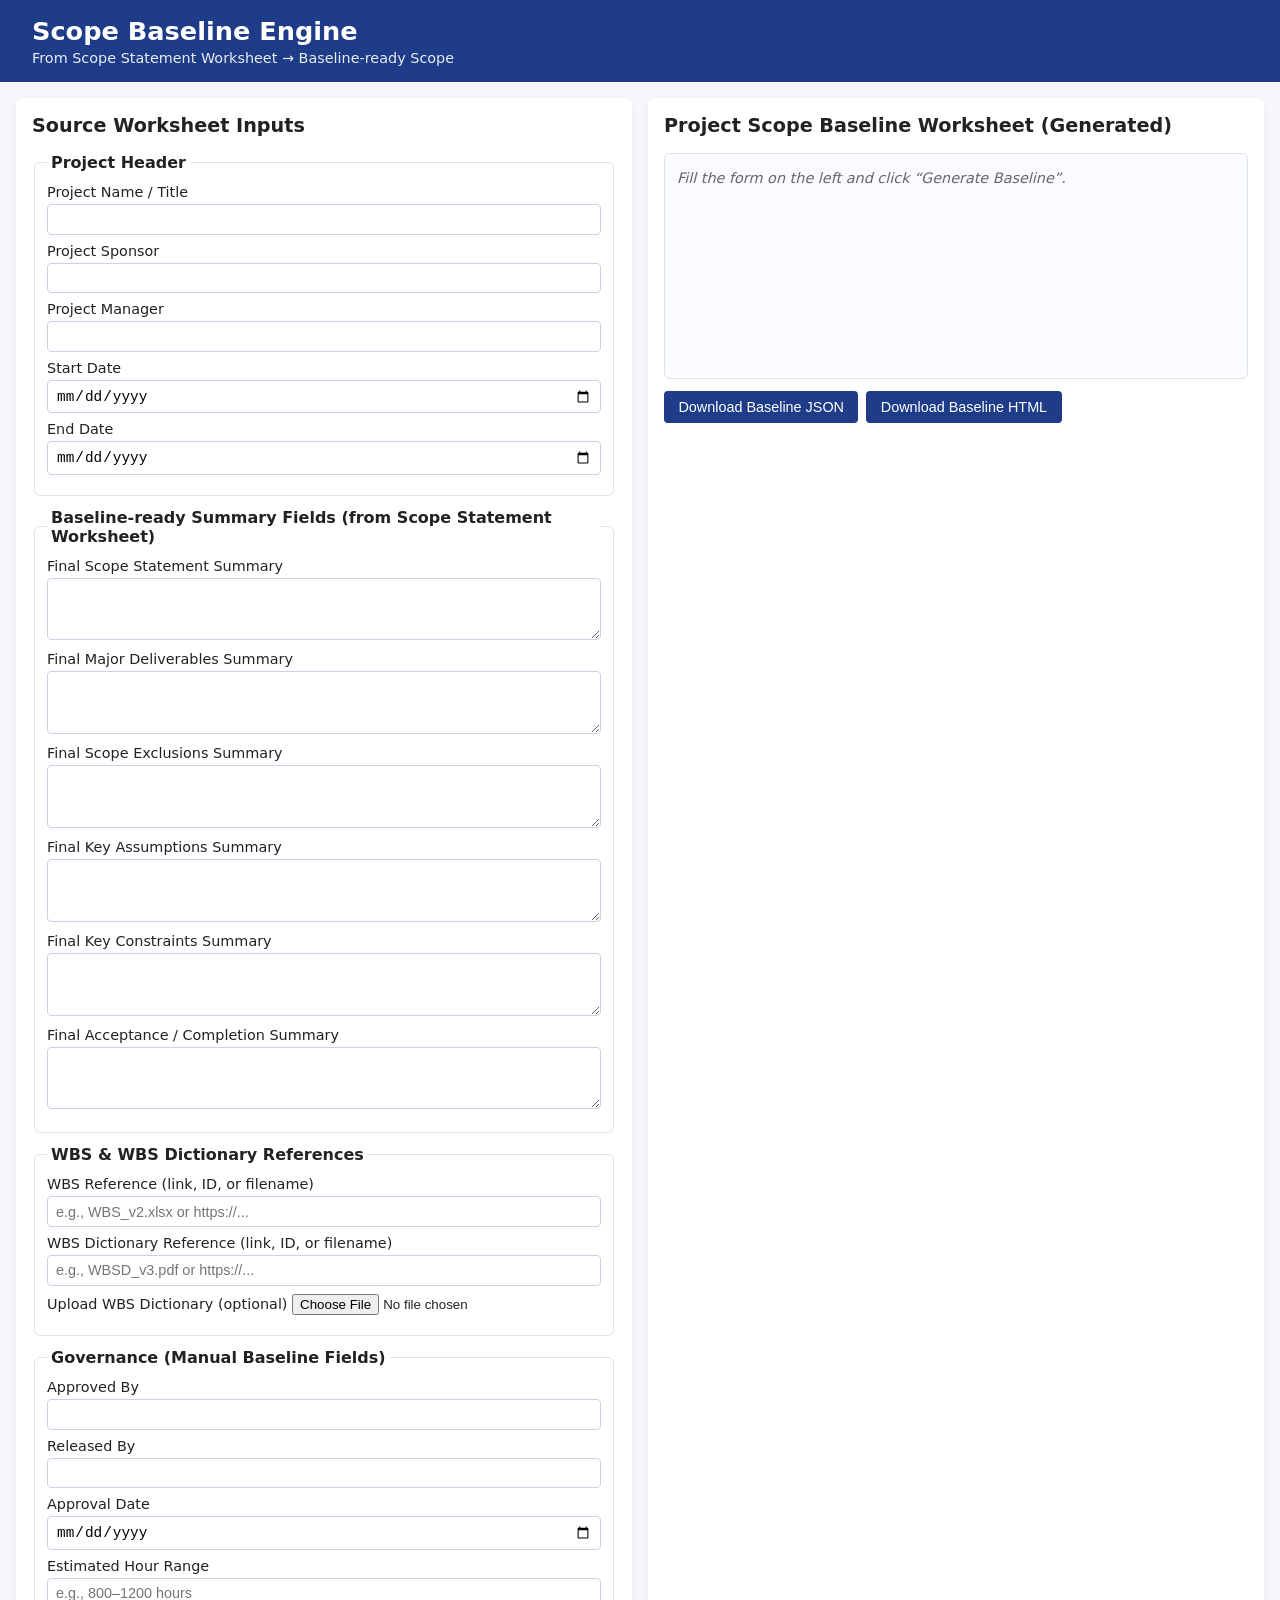
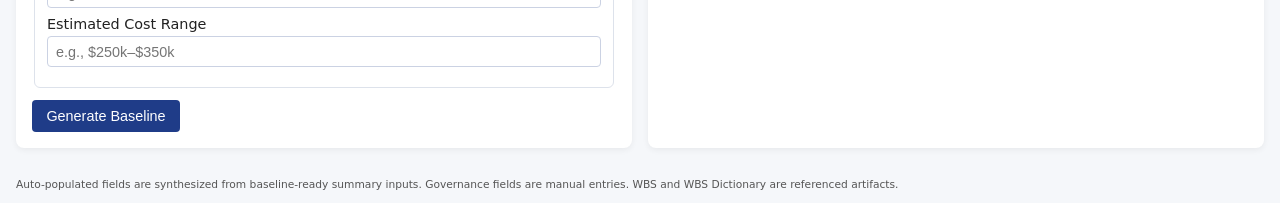
<file: scope-baseline-engine/index.html>
<!DOCTYPE html>
<html lang="en">
<head>
  <meta charset="UTF-8" />
  <title>Scope Baseline Engine</title>
  <link rel="stylesheet" href="styles.css" />
</head>
<body>
  <header>
    <h1>Scope Baseline Engine</h1>
    <p>From Scope Statement Worksheet → Baseline-ready Scope</p>
  </header>

  <main>
    <section class="panel">
      <h2>Source Worksheet Inputs</h2>
      <form id="sourceForm">
        <fieldset>
          <legend>Project Header</legend>
          <label>
            Project Name / Title
            <input type="text" id="projectTitle" required />
          </label>
          <label>
            Project Sponsor
            <input type="text" id="projectSponsor" />
          </label>
          <label>
            Project Manager
            <input type="text" id="projectManager" />
          </label>
          <label>
            Start Date
            <input type="date" id="startDate" />
          </label>
          <label>
            End Date
            <input type="date" id="endDate" />
          </label>
        </fieldset>

        <fieldset>
          <legend>Baseline-ready Summary Fields (from Scope Statement Worksheet)</legend>

          <label>
            Final Scope Statement Summary
            <textarea id="finalScopeStatementSummary" rows="3"></textarea>
          </label>

          <label>
            Final Major Deliverables Summary
            <textarea id="finalMajorDeliverablesSummary" rows="3"></textarea>
          </label>

          <label>
            Final Scope Exclusions Summary
            <textarea id="finalScopeExclusionsSummary" rows="3"></textarea>
          </label>

          <label>
            Final Key Assumptions Summary
            <textarea id="finalKeyAssumptionsSummary" rows="3"></textarea>
          </label>

          <label>
            Final Key Constraints Summary
            <textarea id="finalKeyConstraintsSummary" rows="3"></textarea>
          </label>

          <label>
            Final Acceptance / Completion Summary
            <textarea id="finalAcceptanceCompletionSummary" rows="3"></textarea>
          </label>
        </fieldset>

        <fieldset>
          <legend>WBS & WBS Dictionary References</legend>

          <label>
            WBS Reference (link, ID, or filename)
            <input type="text" id="wbsReference" placeholder="e.g., WBS_v2.xlsx or https://..." />
          </label>

          <label>
            WBS Dictionary Reference (link, ID, or filename)
            <input type="text" id="wbsDictionaryReference" placeholder="e.g., WBSD_v3.pdf or https://..." />
          </label>

          <label>
            Upload WBS Dictionary (optional)
            <input type="file" id="wbsDictionaryFile" />
          </label>
        </fieldset>

        <fieldset>
          <legend>Governance (Manual Baseline Fields)</legend>
          <label>
            Approved By
            <input type="text" id="approvedBy" />
          </label>
          <label>
            Released By
            <input type="text" id="releasedBy" />
          </label>
          <label>
            Approval Date
            <input type="date" id="approvalDate" />
          </label>
          <label>
            Estimated Hour Range
            <input type="text" id="estimatedHourRange" placeholder="e.g., 800–1200 hours" />
          </label>
          <label>
            Estimated Cost Range
            <input type="text" id="estimatedCostRange" placeholder="e.g., $250k–$350k" />
          </label>
        </fieldset>

        <button type="button" id="generateBtn">Generate Baseline</button>
      </form>
    </section>

    <section class="panel">
      <h2>Project Scope Baseline Worksheet (Generated)</h2>
      <div id="baselineView">
        <p class="hint">Fill the form on the left and click “Generate Baseline”.</p>
      </div>

      <div class="actions">
        <button type="button" id="downloadJsonBtn">Download Baseline JSON</button>
        <button type="button" id="downloadHtmlBtn">Download Baseline HTML</button>
      </div>
    </section>
  </main>

  <footer>
    <small>
      Auto-populated fields are synthesized from baseline-ready summary inputs.
      Governance fields are manual entries. WBS and WBS Dictionary are referenced artifacts.
    </small>
  </footer>

  <script src="app.js"></script>
</body>
</html>
</file>
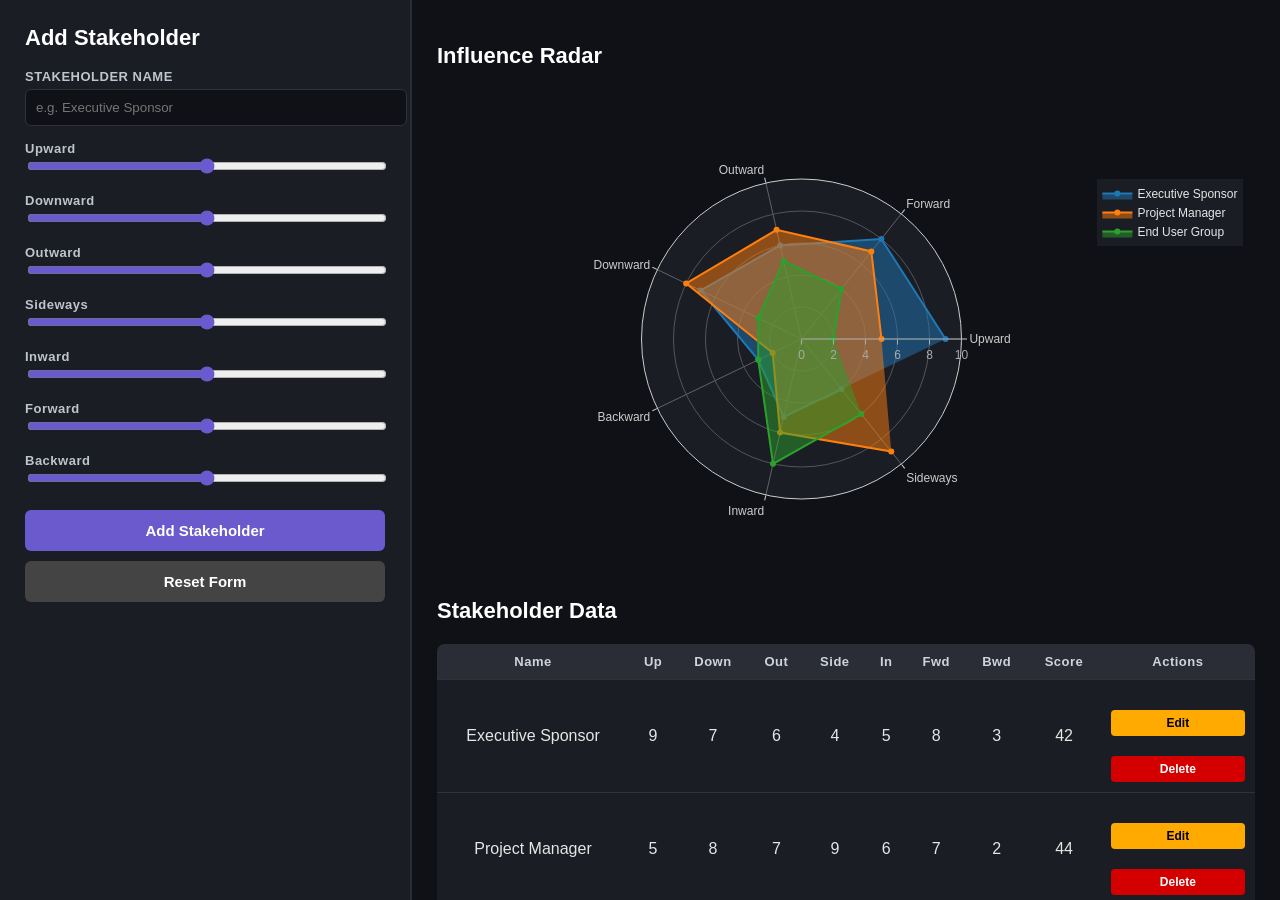
<file: Stakeholder Influence Plotter.html>
<!DOCTYPE html>
<html lang="en">
<head>
<meta charset="UTF-8">
<title>Stakeholder Influence Plotter</title>
<script src="https://cdn.plot.ly/plotly-latest.min.js"></script>

<style>
    body {
        margin: 0;
        font-family: Arial, sans-serif;
        background: #0f1116;
        color: #e6e6e6;
        display: flex;
        height: 100vh;
    }

    /* LEFT PANEL */
    #formPanel {
        width: 360px;
        background: #1a1d24;
        padding: 25px;
        border-right: 2px solid #2a2d35;
        overflow-y: auto;
    }

    #formPanel h2 {
        margin-top: 0;
        font-size: 22px;
        color: #ffffff;
        font-weight: 600;
    }

    label {
        margin-top: 15px;
        display: block;
        font-size: 13px;
        color: #bfc4ce;
        font-weight: 600;
        letter-spacing: .5px;
    }

    input[type="text"] {
        width: 100%;
        padding: 10px;
        margin-top: 5px;
        background: #0f1116;
        border: 1px solid #2f323a;
        color: #fff;
        border-radius: 6px;
    }

    .sliderRow {
        margin-top: 10px;
    }

    .sliderRow input[type="range"] {
        width: 100%;
        accent-color: #6a5acd;
    }

    button {
        width: 100%;
        padding: 12px;
        margin-top: 20px;
        background: #6a5acd;
        border: none;
        color: white;
        font-size: 15px;
        border-radius: 6px;
        cursor: pointer;
        font-weight: 600;
    }

    button:hover {
        background: #7b6df0;
    }

    /* RIGHT PANEL */
    #mainPanel {
        flex: 1;
        padding: 25px;
        overflow-y: auto;
    }

    #mainPanel h2 {
        font-size: 22px;
        font-weight: 600;
        margin-bottom: 10px;
        color: #ffffff;
    }

    /* TABLE */
    #stakeholderTable {
        width: 100%;
        border-collapse: collapse;
        margin-top: 20px;
        background: #1a1d24;
        border-radius: 8px;
        overflow: hidden;
    }

    #stakeholderTable th {
        background: #2a2d35;
        padding: 10px;
        font-size: 13px;
        color: #cfd3db;
        letter-spacing: .5px;
    }

    #stakeholderTable td {
        padding: 10px;
        border-top: 1px solid #2f323a;
        text-align: center;
        color: #e6e6e6;
    }

    .editBtn, .deleteBtn {
        padding: 6px 10px;
        border: none;
        border-radius: 4px;
        cursor: pointer;
        font-size: 12px;
        font-weight: 600;
    }

    .editBtn { background: #ffaa00; color: #000; }
    .deleteBtn { background: #d40000; color: #fff; }

</style>
</head>

<body>

<!-- LEFT PANEL -->
<div id="formPanel">
    <h2>Add Stakeholder</h2>

    <label>STAKEHOLDER NAME</label>
    <input type="text" id="name" placeholder="e.g. Executive Sponsor">

    <div class="sliderRow"><label>Upward</label><input type="range" id="upward" min="0" max="10" value="5"></div>
    <div class="sliderRow"><label>Downward</label><input type="range" id="downward" min="0" max="10" value="5"></div>
    <div class="sliderRow"><label>Outward</label><input type="range" id="outward" min="0" max="10" value="5"></div>
    <div class="sliderRow"><label>Sideways</label><input type="range" id="sideways" min="0" max="10" value="5"></div>
    <div class="sliderRow"><label>Inward</label><input type="range" id="inward" min="0" max="10" value="5"></div>
    <div class="sliderRow"><label>Forward</label><input type="range" id="forward" min="0" max="10" value="5"></div>
    <div class="sliderRow"><label>Backward</label><input type="range" id="backward" min="0" max="10" value="5"></div>

    <button onclick="addStakeholder()">Add Stakeholder</button>
    <button style="background:#444;margin-top:10px;" onclick="clearForm()">Reset Form</button>
</div>

<!-- RIGHT PANEL -->
<div id="mainPanel">
    <h2>Influence Radar</h2>
    <div id="chart" style="width:100%;height:500px;"></div>

    <h2>Stakeholder Data</h2>
    <table id="stakeholderTable">
        <thead>
            <tr>
                <th>Name</th>
                <th>Up</th><th>Down</th><th>Out</th><th>Side</th>
                <th>In</th><th>Fwd</th><th>Bwd</th>
                <th>Score</th>
                <th>Actions</th>
            </tr>
        </thead>
        <tbody></tbody>
    </table>
</div>

<script>
let stakeholders = [];
let editIndex = null;

function addStakeholder() {
    const name = document.getElementById("name").value.trim();
    if (!name) return alert("Enter a stakeholder name.");

    const data = {
        name,
        upward: +document.getElementById("upward").value,
        downward: +document.getElementById("downward").value,
        outward: +document.getElementById("outward").value,
        sideways: +document.getElementById("sideways").value,
        inward: +document.getElementById("inward").value,
        forward: +document.getElementById("forward").value,
        backward: +document.getElementById("backward").value
    };

    if (editIndex !== null) {
        stakeholders[editIndex] = data;
        editIndex = null;
    } else {
        stakeholders.push(data);
    }

    clearForm();
    renderTable();
    renderChart();
}

function clearForm() {
    document.getElementById("name").value = "";
    ["upward","downward","outward","sideways","inward","forward","backward"]
        .forEach(id => document.getElementById(id).value = 5);
}

function renderTable() {
    const tbody = document.querySelector("#stakeholderTable tbody");
    tbody.innerHTML = "";

    stakeholders.forEach((s, i) => {
        const score = s.upward + s.downward + s.outward + s.sideways +
                      s.inward + s.forward + s.backward;

        const row = `
            <tr>
                <td>${s.name}</td>
                <td>${s.upward}</td>
                <td>${s.downward}</td>
                <td>${s.outward}</td>
                <td>${s.sideways}</td>
                <td>${s.inward}</td>
                <td>${s.forward}</td>
                <td>${s.backward}</td>
                <td>${score}</td>
                <td>
                    <button class="editBtn" onclick="editStakeholder(${i})">Edit</button>
                    <button class="deleteBtn" onclick="deleteStakeholder(${i})">Delete</button>
                </td>
            </tr>
        `;
        tbody.innerHTML += row;
    });
}

function editStakeholder(i) {
    const s = stakeholders[i];
    editIndex = i;

    document.getElementById("name").value = s.name;
    document.getElementById("upward").value = s.upward;
    document.getElementById("downward").value = s.downward;
    document.getElementById("outward").value = s.outward;
    document.getElementById("sideways").value = s.sideways;
    document.getElementById("inward").value = s.inward;
    document.getElementById("forward").value = s.forward;
    document.getElementById("backward").value = s.backward;
}

function deleteStakeholder(i) {
    stakeholders.splice(i, 1);
    renderTable();
    renderChart();
}

function renderChart() {
    const directions = [
        "Upward","Forward","Outward","Downward",
        "Backward","Inward","Sideways"
    ];

    const traces = stakeholders.map(s => ({
        type: "scatterpolar",
        r: [
            s.upward, s.forward, s.outward, s.downward,
            s.backward, s.inward, s.sideways
        ],
        theta: directions,
        fill: "toself",
        name: s.name,
        line: { width: 2 }
    }));

    const layout = {
        paper_bgcolor: "#0f1116",
        plot_bgcolor: "#0f1116",
        font: { color: "#e6e6e6" },
        polar: {
            bgcolor: "#1a1d24",
            radialaxis: { visible: true, range: [0, 10], color:"#aaa" },
            angularaxis: { color:"#ccc" }
        },
        showlegend: true,
        legend: { bgcolor:"#1a1d24" }
    };

    Plotly.newPlot("chart", traces, layout);
}

// Sample data
stakeholders.push(
    {name:"Executive Sponsor", upward:9, downward:7, outward:6, sideways:4, inward:5, forward:8, backward:3},
    {name:"Project Manager", upward:5, downward:8, outward:7, sideways:9, inward:6, forward:7, backward:2},
    {name:"End User Group", upward:2, downward:3, outward:5, sideways:6, inward:8, forward:4, backward:3}
);

renderTable();
renderChart();
</script>

</body>
</html>
</file>
<file: scope-baseline-engine/styles.css>
body {
  font-family: system-ui, -apple-system, BlinkMacSystemFont, "Segoe UI", sans-serif;
  margin: 0;
  background: #f5f7fa;
  color: #222;
}

header {
  background: #1f3c88;
  color: #fff;
  padding: 1rem 2rem;
}

header h1 {
  margin: 0;
  font-size: 1.6rem;
}

header p {
  margin: 0.25rem 0 0;
  font-size: 0.9rem;
  opacity: 0.9;
}

main {
  display: flex;
  flex-wrap: wrap;
  gap: 1rem;
  padding: 1rem;
}

.panel {
  background: #fff;
  border-radius: 8px;
  padding: 1rem;
  flex: 1 1 380px;
  box-shadow: 0 2px 6px rgba(0, 0, 0, 0.06);
}

h2 {
  margin-top: 0;
  font-size: 1.2rem;
}

form fieldset {
  border: 1px solid #dde2eb;
  border-radius: 6px;
  padding: 0.75rem;
  margin-bottom: 0.75rem;
}

legend {
  font-weight: 600;
  padding: 0 0.25rem;
}

label {
  display: block;
  margin-bottom: 0.5rem;
  font-size: 0.9rem;
}

input[type="text"],
input[type="date"],
textarea {
  width: 100%;
  box-sizing: border-box;
  margin-top: 0.25rem;
  padding: 0.4rem 0.5rem;
  border-radius: 4px;
  border: 1px solid #cbd2e3;
  font-size: 0.9rem;
}

textarea {
  resize: vertical;
}

button {
  background: #1f3c88;
  color: #fff;
  border: none;
  border-radius: 4px;
  padding: 0.5rem 0.9rem;
  font-size: 0.9rem;
  cursor: pointer;
}

button:hover {
  background: #162b61;
}

.actions {
  margin-top: 0.75rem;
  display: flex;
  gap: 0.5rem;
  flex-wrap: wrap;
}

#baselineView {
  border: 1px solid #dde2eb;
  border-radius: 6px;
  padding: 0.75rem;
  background: #fafbff;
  min-height: 200px;
  font-size: 0.9rem;
}

#baselineView h3 {
  margin-top: 0.75rem;
  margin-bottom: 0.25rem;
}

#baselineView p,
#baselineView ul {
  margin: 0.25rem 0;
}

.hint {
  color: #666;
  font-style: italic;
}

footer {
  padding: 0.75rem 1rem;
  font-size: 0.8rem;
  color: #555;
}
</file>
